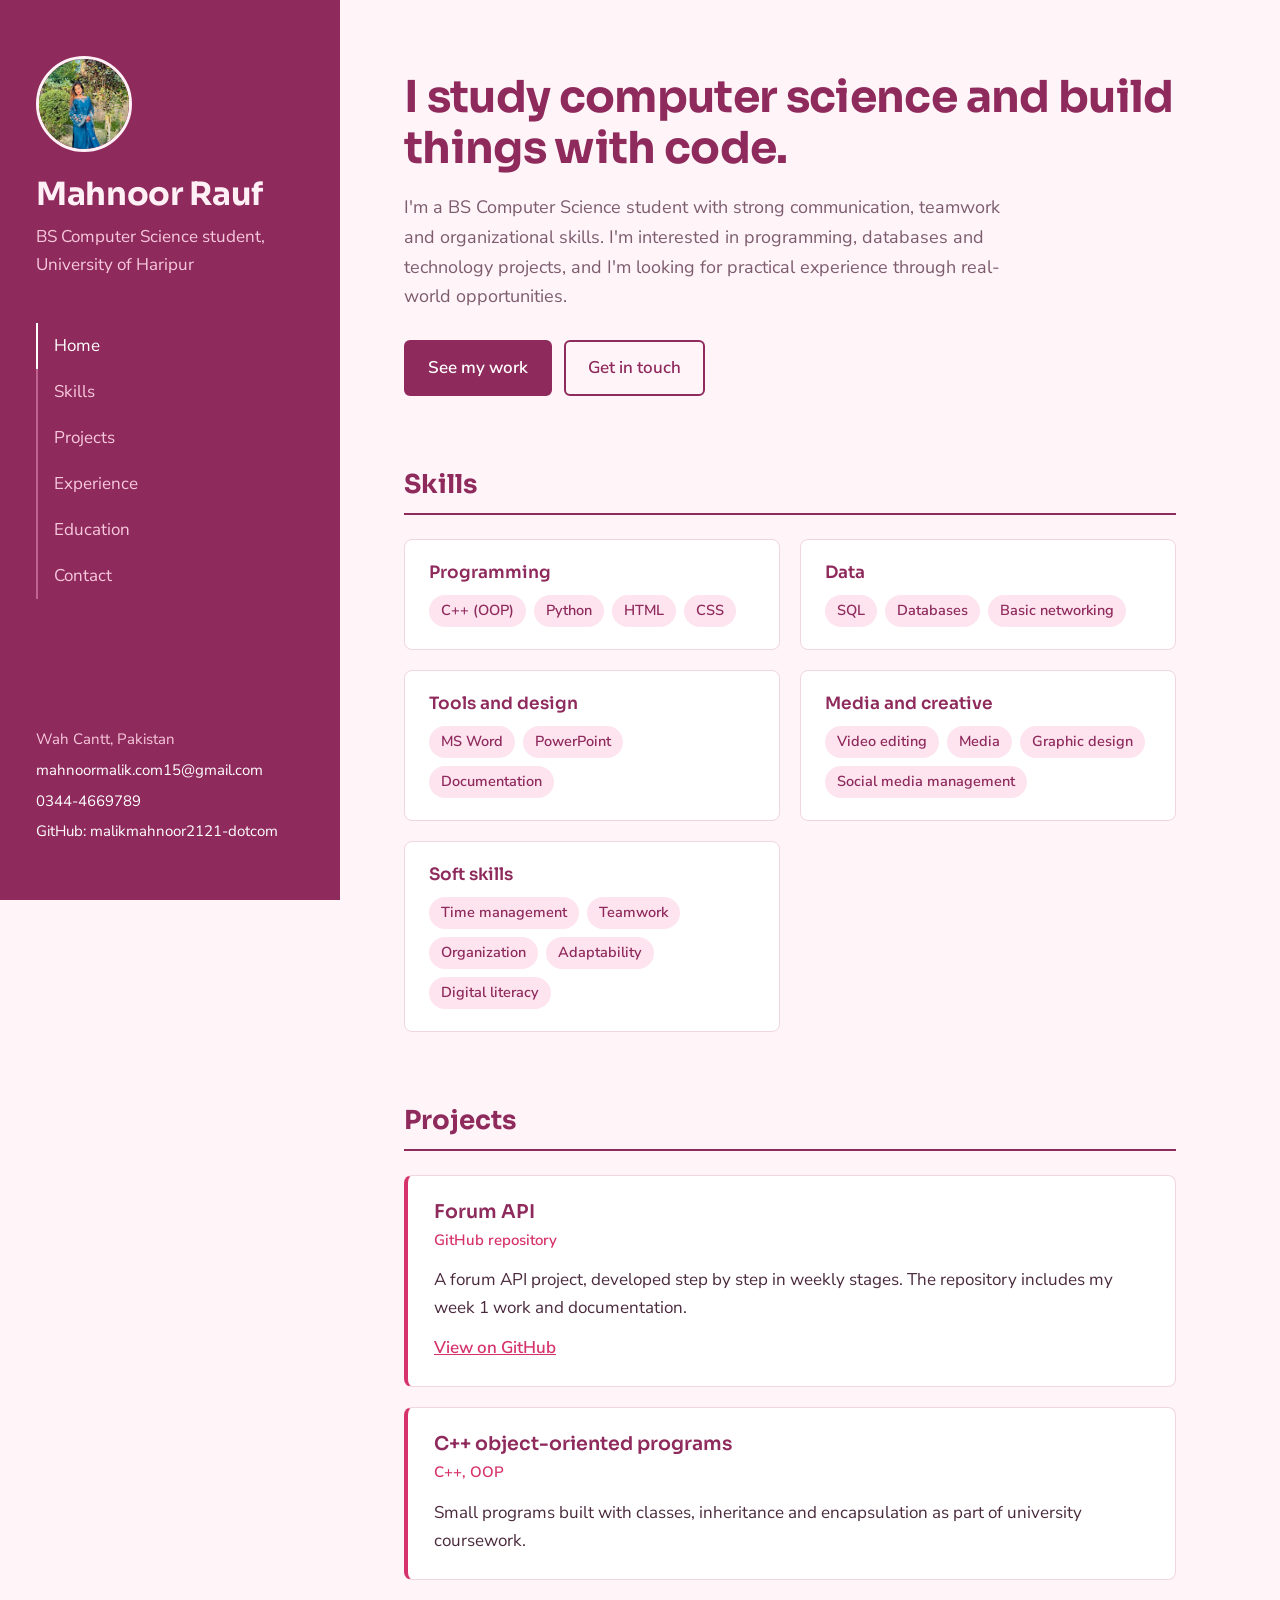
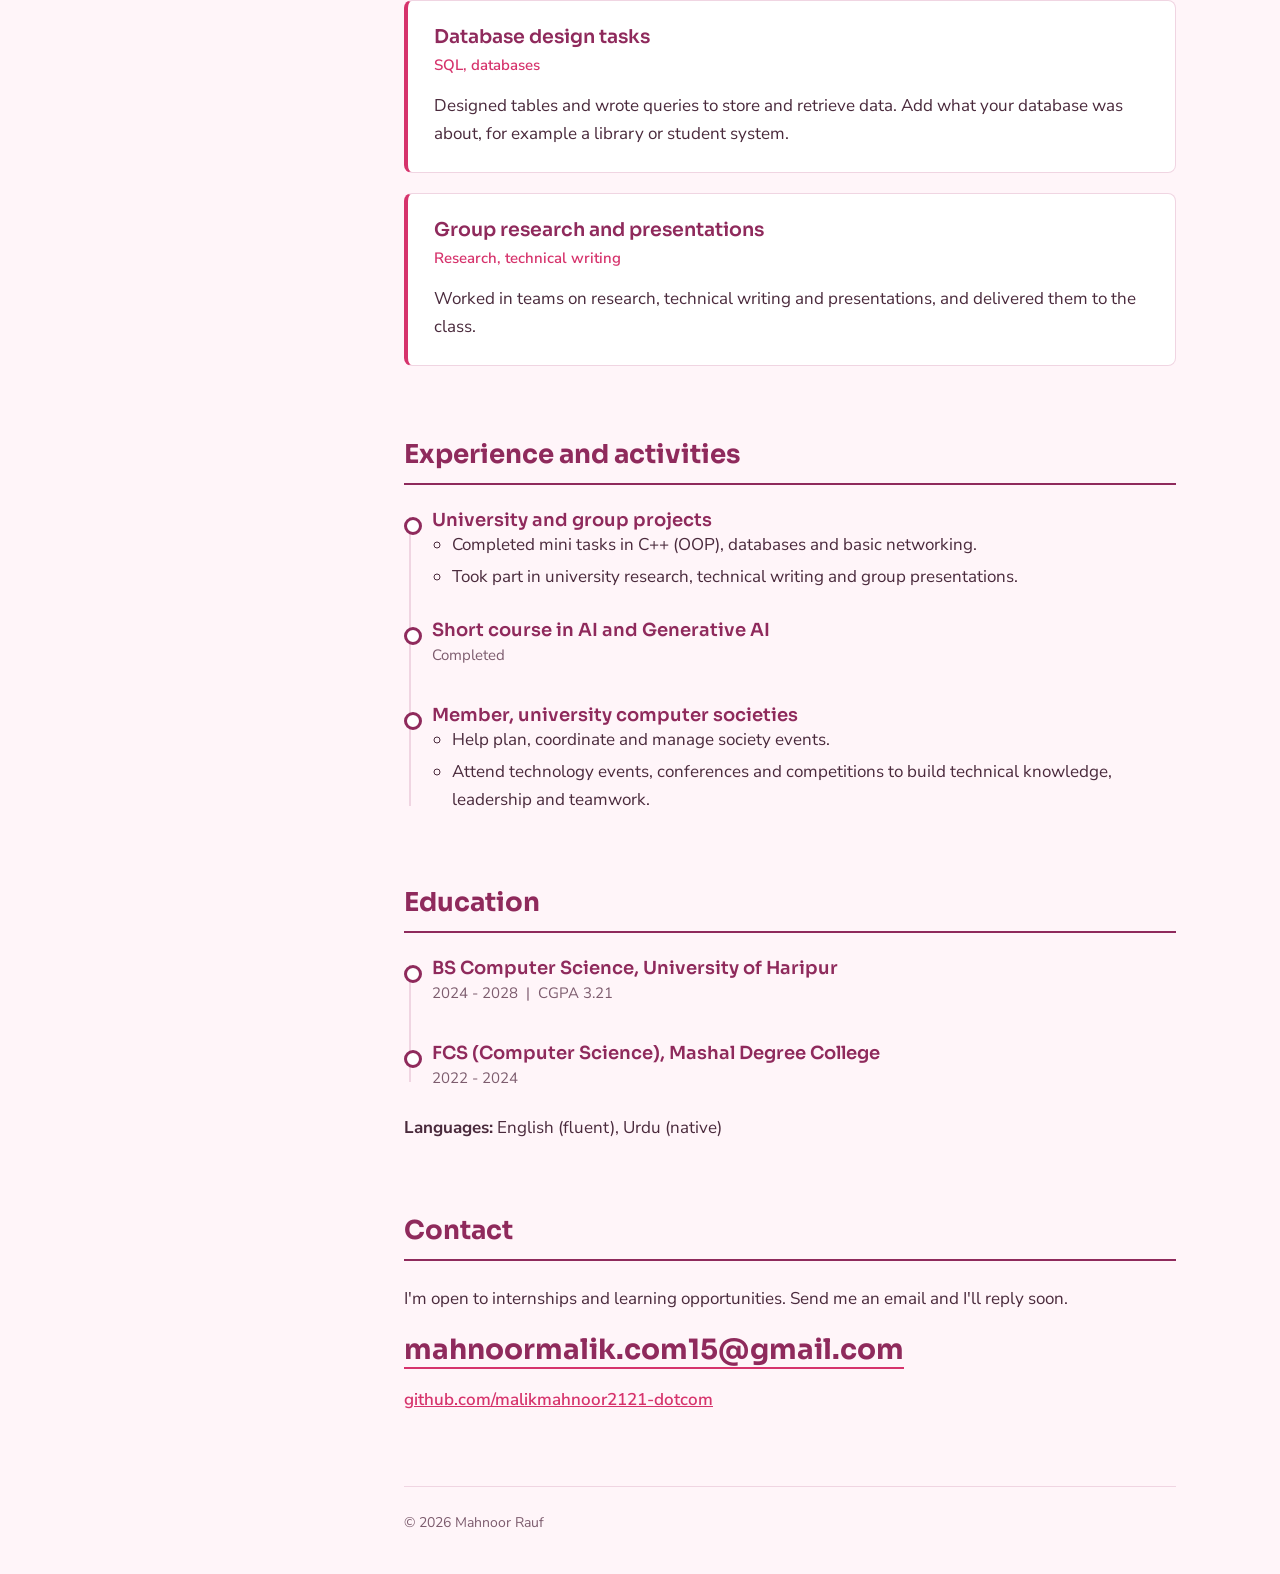
<file: index.html>
<!DOCTYPE html>
<html lang="en">
<head>
<meta charset="UTF-8">
<meta name="viewport" content="width=device-width, initial-scale=1">
<title>Mahnoor Rauf | Computer Science Student</title>
<meta name="description" content="Portfolio of Mahnoor Rauf, BS Computer Science student at University of Haripur.">
<link rel="preconnect" href="https://fonts.googleapis.com">
<link rel="preconnect" href="https://fonts.gstatic.com" crossorigin>
<link href="https://fonts.googleapis.com/css2?family=Sora:wght@500;700&family=Nunito+Sans:wght@400;600&display=swap" rel="stylesheet">
<link rel="stylesheet" href="style.css">
</head>
<body>
<div class="layout">

  <aside class="side">
    <div>
      <img class="avatar" src="profile.png" alt="Mahnoor Rauf">
      <h1>Mahnoor Rauf</h1>
      <p class="role">BS Computer Science student, University of Haripur</p>
      <nav aria-label="Sections">
        <a href="#home" class="active">Home</a>
        <a href="#skills">Skills</a>
        <a href="#projects">Projects</a>
        <a href="#experience">Experience</a>
        <a href="#education">Education</a>
        <a href="#contact">Contact</a>
      </nav>
    </div>
    <div class="contact">
      <span>Wah Cantt, Pakistan</span>
      <a href="mailto:mahnoormalik.com15@gmail.com">mahnoormalik.com15@gmail.com</a>
      <a href="tel:+923444669789">0344-4669789</a>
      <a href="https://github.com/malikmahnoor2121-dotcom" target="_blank" rel="noopener">GitHub: malikmahnoor2121-dotcom</a>
    </div>
  </aside>

  <main>
    <section id="home" class="hero">
      <h2>I study computer science and build things with code.</h2>
      <p>I'm a BS Computer Science student with strong communication, teamwork and organizational skills. I'm interested in programming, databases and technology projects, and I'm looking for practical experience through real-world opportunities.</p>
      <div class="btns">
        <a class="btn primary" href="#projects">See my work</a>
        <a class="btn ghost" href="#contact">Get in touch</a>
        <!-- Add your CV: <a class="btn ghost" href="CV.pdf" download>Download CV</a> -->
      </div>
    </section>

    <section id="skills">
      <h2>Skills</h2>
      <div class="skills">
        <div class="box">
          <h3>Programming</h3>
          <ul class="tags"><li>C++ (OOP)</li><li>Python</li><li>HTML</li><li>CSS</li></ul>
        </div>
        <div class="box">
          <h3>Data</h3>
          <ul class="tags"><li>SQL</li><li>Databases</li><li>Basic networking</li></ul>
        </div>
        <div class="box">
          <h3>Tools and design</h3>
          <ul class="tags"><li>MS Word</li><li>PowerPoint</li><li>Documentation</li></ul>
        </div>
        <div class="box">
          <h3>Media and creative</h3>
          <ul class="tags"><li>Video editing</li><li>Media</li><li>Graphic design</li><li>Social media management</li></ul>
        </div>
        <div class="box">
          <h3>Soft skills</h3>
          <ul class="tags"><li>Time management</li><li>Teamwork</li><li>Organization</li><li>Adaptability</li><li>Digital literacy</li></ul>
        </div>
      </div>
    </section>

    <section id="projects">
      <h2>Projects</h2>
      <div class="projects">
        <!-- Replace the descriptions below with your real project details. -->
        <article class="project">
          <h3>Forum API</h3>
          <p class="stack">GitHub repository</p>
          <p>A forum API project, developed step by step in weekly stages. The repository includes my week 1 work and documentation.</p>
          <a href="https://github.com/malikmahnoor2121-dotcom/forum-api" target="_blank" rel="noopener">View on GitHub</a>
        </article>
        <article class="project">
          <h3>C++ object-oriented programs</h3>
          <p class="stack">C++, OOP</p>
          <p>Small programs built with classes, inheritance and encapsulation as part of university coursework.</p>
          <!-- <a href="https://github.com/your-username/repo">View on GitHub</a> -->
        </article>
        <article class="project">
          <h3>Database design tasks</h3>
          <p class="stack">SQL, databases</p>
          <p>Designed tables and wrote queries to store and retrieve data. Add what your database was about, for example a library or student system.</p>
        </article>
        <article class="project">
          <h3>Group research and presentations</h3>
          <p class="stack">Research, technical writing</p>
          <p>Worked in teams on research, technical writing and presentations, and delivered them to the class.</p>
        </article>
      </div>
    </section>

    <section id="experience">
      <h2>Experience and activities</h2>
      <ul class="timeline">
        <li>
          <h3>University and group projects</h3>
          <ul>
            <li>Completed mini tasks in C++ (OOP), databases and basic networking.</li>
            <li>Took part in university research, technical writing and group presentations.</li>
          </ul>
        </li>
        <li>
          <h3>Short course in AI and Generative AI</h3>
          <p class="meta">Completed</p>
        </li>
        <li>
          <h3>Member, university computer societies</h3>
          <ul>
            <li>Help plan, coordinate and manage society events.</li>
            <li>Attend technology events, conferences and competitions to build technical knowledge, leadership and teamwork.</li>
          </ul>
        </li>
      </ul>
    </section>

    <section id="education">
      <h2>Education</h2>
      <ul class="timeline">
        <li>
          <h3>BS Computer Science, University of Haripur</h3>
          <p class="meta">2024 - 2028 &nbsp;|&nbsp; CGPA 3.21</p>
        </li>
        <li>
          <h3>FCS (Computer Science), Mashal Degree College</h3>
          <p class="meta">2022 - 2024</p>
        </li>
      </ul>
      <p style="margin-top:24px"><strong>Languages:</strong> English (fluent), Urdu (native)</p>
    </section>

    <section id="contact">
      <h2>Contact</h2>
      <p style="margin-bottom:18px">I'm open to internships and learning opportunities. Send me an email and I'll reply soon.</p>
      <a class="mail" href="mailto:mahnoormalik.com15@gmail.com">mahnoormalik.com15@gmail.com</a>
      <p style="margin-top:18px"><a href="https://github.com/malikmahnoor2121-dotcom" target="_blank" rel="noopener" style="font-weight:600;color:var(--accent)">github.com/malikmahnoor2121-dotcom</a></p>
    </section>

    <footer>&copy; 2026 Mahnoor Rauf</footer>
  </main>
</div>

<script src="script.js"></script>
</body>
</html>
</file>
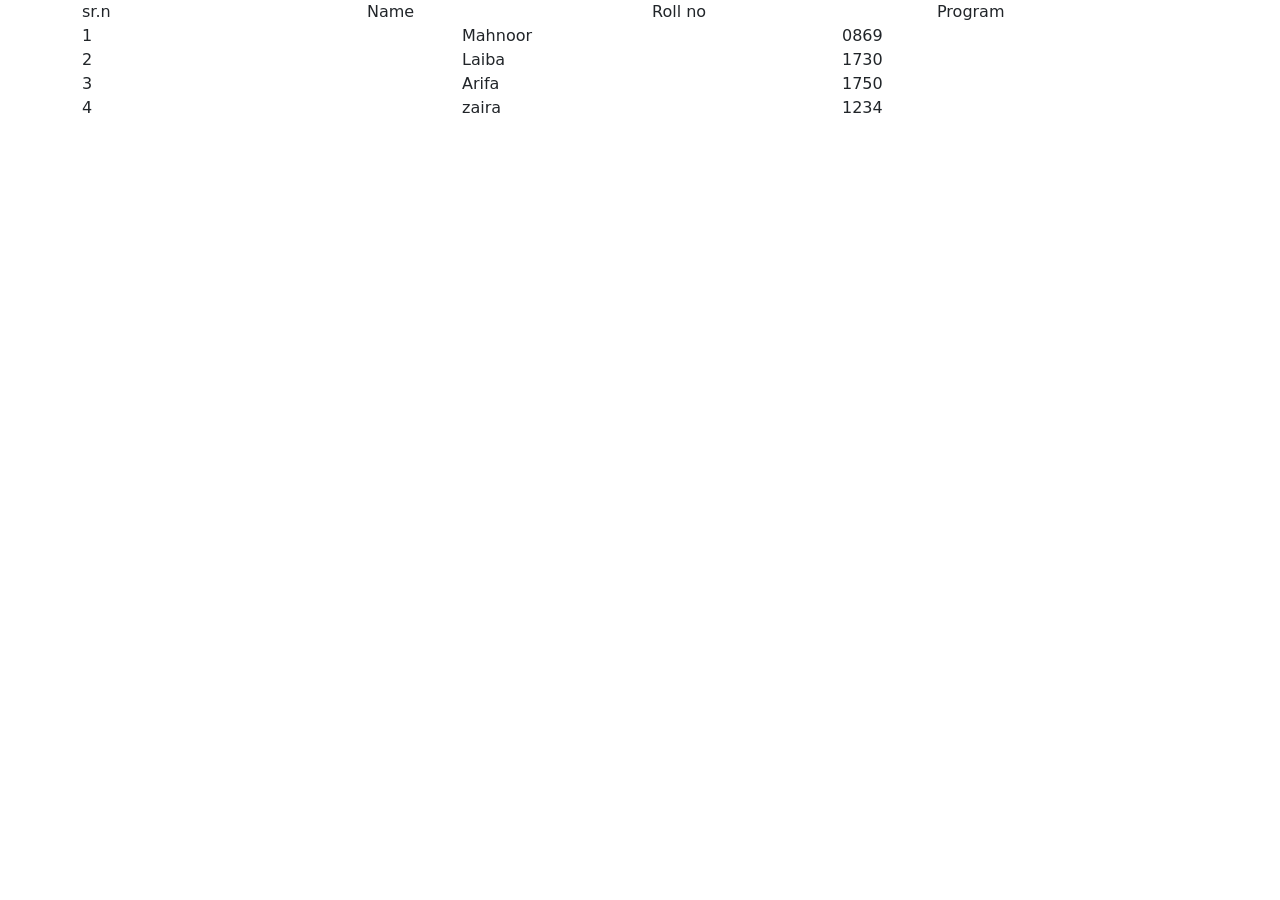
<file: bootstrap.html>
<!DOCTYPE html>
<html lang="en">

<head>
    <meta charset="UTF-8">
    <meta name="viewport" content="width=device-width, initial-scale=1.0">
    <title>Document</title>
    <link href="https://cdn.jsdelivr.net/npm/bootstrap@5.0.2/dist/css/bootstrap.min.css" rel="stylesheet"
        integrity="sha384-EVSTQN3/azprG1Anm3QDgpJLIm9Nao0Yz1ztcQTwFspd3yD65VohhpuuCOmLASjC" crossorigin="anonymous">
</head>

<body>
    <div class="container">
        <div class="row">
            <div class="col">sr.n</div>
            <div class="col">Name</div>
            <div class="col">Roll no</div>
            <div class="col">Program</div>
        </div>
    </div>
    <div class="container">
        <div class="row">
            <div class="col">1 </div>
            <div class="col">Mahnoor</div>
            <div class="col">0869</div>
        </div>
    </div>
    
    <div class="container">
        <div class="row">
            <div class="col">2 </div>
            <div class="col">Laiba</div>
            <div class="col">1730</div>
        </div>
    </div>
    <div class="container">
        <div class="row">
        <div class="col">3</div>
        <div class="col">Arifa</div>
        <div class="col">1750</div>
    </div>
    </div>
    <div class="container">
        <div class="row">
        <div class="col">4</div>
        <div class="col">zaira</div>
        <div class="col">1234</div>
    </div>
    </div>
    

</body>

</html>
</file>
<file: style.css>
:root{
  --navy:#8f2a5c;
  --navy-2:#a63871;
  --ink:#4a2a3c;
  --muted:#7d5c6e;
  --bg:#fff5f9;
  --card:#ffffff;
  --line:#f0d5e2;
  --accent:#d6336c;
  --head:'Sora',system-ui,sans-serif;
  --body:'Nunito Sans',system-ui,sans-serif;
}
*{box-sizing:border-box;margin:0;padding:0}
html{scroll-behavior:smooth}
body{font-family:var(--body);color:var(--ink);background:var(--bg);line-height:1.65;font-size:17px}
a{color:inherit}
:focus-visible{outline:3px solid var(--accent);outline-offset:3px}

.layout{display:grid;grid-template-columns:340px 1fr;min-height:100vh}

/* Sidebar */
.side{background:var(--navy);color:#fff0f6;padding:56px 36px;position:sticky;top:0;height:100vh;display:flex;flex-direction:column;justify-content:space-between}
.avatar{width:96px;height:96px;border-radius:50%;object-fit:cover;border:3px solid #fff0f6;display:block;margin-bottom:24px}
.side h1{font:700 32px/1.15 var(--head);letter-spacing:-.01em}
.side .role{margin-top:10px;color:#f7c9dd}
nav{margin-top:44px}
nav a{display:block;text-decoration:none;padding:9px 0 9px 16px;border-left:2px solid #c0648f;color:#f7c9dd;transition:color .2s,border-color .2s}
nav a:hover,nav a.active{color:#fff;border-color:#fff}
.contact{font-size:15px;color:#f7c9dd;display:grid;gap:6px}
.contact a{text-decoration:none;color:#fff}
.contact a:hover{text-decoration:underline}

/* Content */
main{padding:72px 64px 40px;max-width:900px}
section{padding-bottom:72px;scroll-margin-top:32px}
h2{font:700 26px var(--head);color:var(--navy);margin-bottom:24px;padding-bottom:12px;border-bottom:2px solid var(--navy)}
p+p{margin-top:14px}

/* Hero */
.hero h2{border:0;padding:0;font-size:clamp(30px,4.4vw,44px);line-height:1.15;letter-spacing:-.015em;max-width:18em;margin-bottom:20px}
.hero p{max-width:34em;color:var(--muted);font-size:18px}
.btns{display:flex;gap:12px;flex-wrap:wrap;margin-top:28px}
.btn{display:inline-block;padding:12px 22px;border-radius:6px;text-decoration:none;font-weight:600;border:2px solid var(--navy);transition:background .2s,color .2s}
.btn.primary{background:var(--navy);color:#fff}
.btn.primary:hover{background:var(--navy-2)}
.btn.ghost{color:var(--navy)}
.btn.ghost:hover{background:var(--navy);color:#fff}

/* Skills */
.skills{display:grid;grid-template-columns:repeat(auto-fit,minmax(250px,1fr));gap:20px}
.box{background:var(--card);border:1px solid var(--line);border-radius:8px;padding:22px 24px}
.box h3{font:600 17px var(--head);color:var(--navy);margin-bottom:12px}
.tags{display:flex;flex-wrap:wrap;gap:8px;list-style:none}
.tags li{background:#fde4ef;color:var(--navy);padding:4px 12px;border-radius:99px;font-size:14.5px;font-weight:600}

/* Projects */
.projects{display:grid;gap:20px}
.project{background:var(--card);border:1px solid var(--line);border-left:4px solid var(--accent);border-radius:8px;padding:24px 26px}
.project h3{font:600 19px var(--head);color:var(--navy)}
.project .stack{color:var(--accent);font-weight:600;font-size:15px;margin:4px 0 10px}
.project a{display:inline-block;margin-top:12px;font-weight:600;color:var(--accent)}

/* Timeline */
.timeline{list-style:none;position:relative;padding-left:28px}
.timeline::before{content:"";position:absolute;left:5px;top:8px;bottom:8px;width:2px;background:var(--line)}
.timeline li{position:relative;padding-bottom:28px}
.timeline li:last-child{padding-bottom:0}
.timeline li::before{content:"";position:absolute;left:-28px;top:8px;width:12px;height:12px;border-radius:50%;background:var(--card);border:3px solid var(--navy)}
.timeline h3{font:600 18px var(--head);color:var(--navy)}
.timeline .meta{color:var(--muted);font-size:15px;margin:2px 0 8px}
.timeline ul{padding-left:20px}
.timeline ul li{padding:0 0 4px;position:static}
.timeline ul li::before{display:none}

/* Contact */
.mail{font:700 clamp(20px,3vw,28px) var(--head);color:var(--navy);text-decoration:none;border-bottom:2px solid var(--accent);word-break:break-all}
.mail:hover{color:var(--accent)}
footer{color:var(--muted);font-size:14px;padding-top:24px;border-top:1px solid var(--line)}

/* Mobile */
@media (max-width:900px){
  .layout{grid-template-columns:1fr}
  .side{position:static;height:auto;padding:36px 24px;gap:28px}
  nav{display:flex;flex-wrap:wrap;gap:4px 18px;margin-top:24px}
  nav a{border:0;padding:4px 0}
  main{padding:48px 24px 32px}
}
@media (prefers-reduced-motion:reduce){html{scroll-behavior:auto}*{transition:none!important}}
</file>
